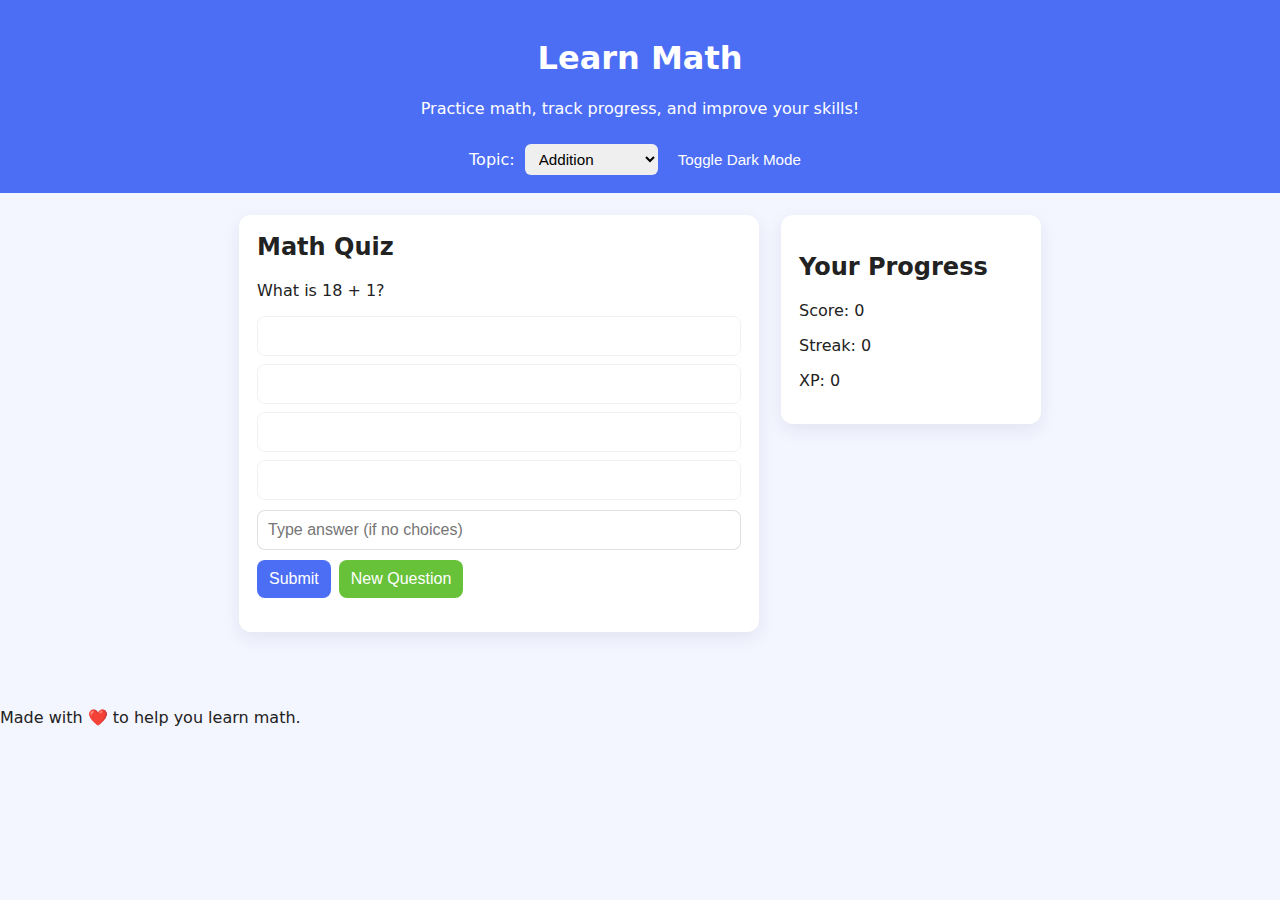
<file: index.html>
<!DOCTYPE html>
<html lang="en">
<head>
  <meta charset="utf-8" />
  <meta name="viewport" content="width=device-width,initial-scale=1" />
  <title>Learn Math — Practice & Track</title>
  <link rel="stylesheet" href="style.css" />
</head>
<body>
  <header>
    <h1>Learn Math</h1>
    <p>Practice math, track progress, and improve your skills!</p>
    <div class="header-controls">
      <label for="topicSelect">Topic:</label>
      <select id="topicSelect">
        <option value="add">Addition</option>
        <option value="sub">Subtraction</option>
        <option value="mul">Multiplication</option>
        <option value="div">Division</option>
        <option value="sqrt">Square Roots</option>
        <option value="fractions">Fractions</option>
      </select>

      <button id="darkModeToggle" aria-pressed="false">Toggle Dark Mode</button>
    </div>
  </header>

  <main>
    <section class="quiz-box">
      <h2>Math Quiz</h2>
      <p id="question">Loading...</p>

      <div id="choices" class="choices" aria-live="polite"></div>

      <div class="answer-input">
        <input type="text" id="answerInput" placeholder="Type answer (if no choices)" />
      </div>

      <div class="controls">
        <button id="submitBtn">Submit</button>
        <button id="newBtn" class="new-question-btn">New Question</button>
      </div>

      <p id="feedback" class="feedback" role="status"></p>
    </section>

    <section class="stats-box">
      <h2>Your Progress</h2>
      <p>Score: <span id="score">0</span></p>
      <p>Streak: <span id="streak">0</span></p>
      <p>XP: <span id="xp">0</span></p>
    </section>
  </main>

  <footer>
    <p>Made with ❤️ to help you learn math.</p>
  </footer>

  <script src="script.js"></script>
</body>
</html>
</file>
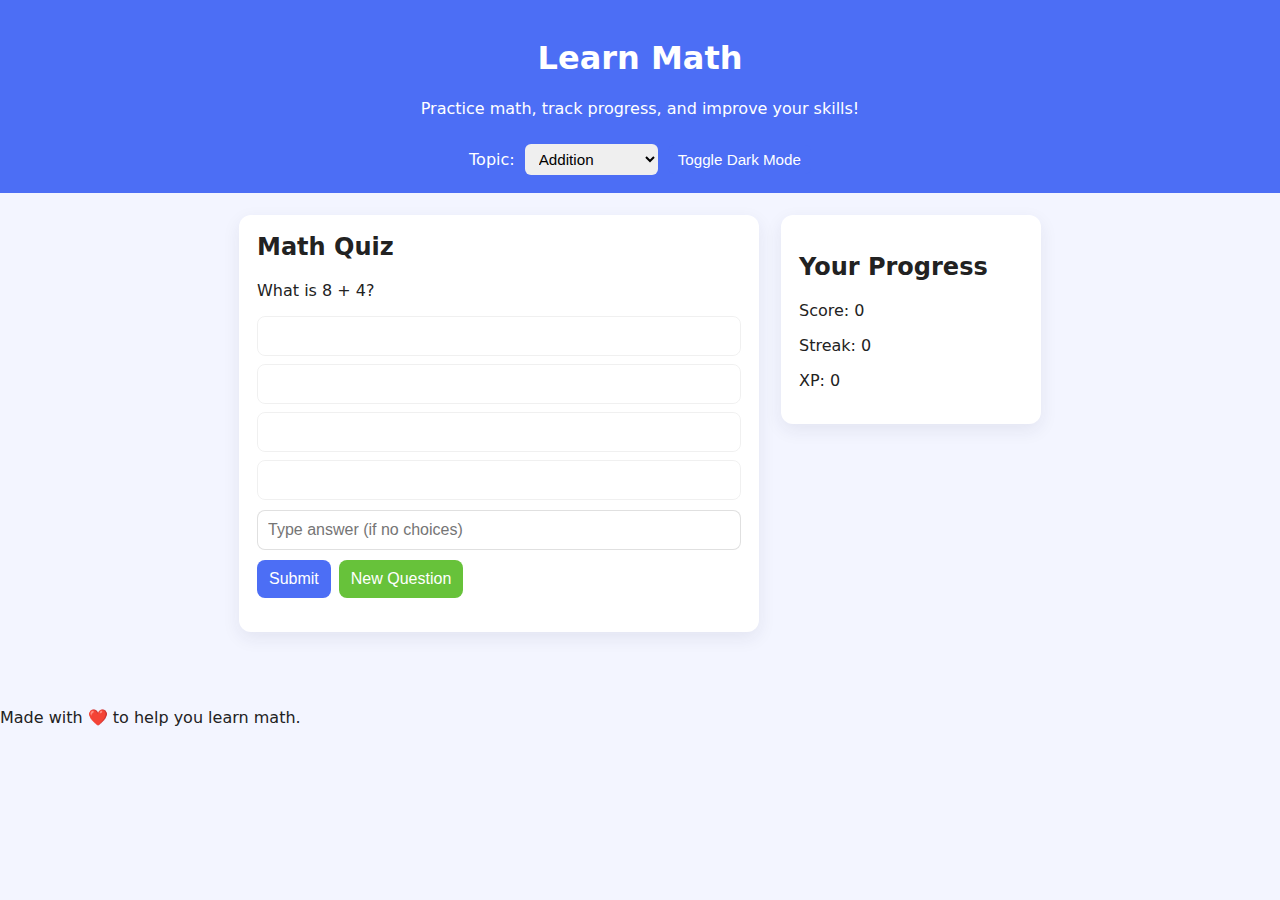
<file: math-website/index.html>
<!DOCTYPE html>
<html lang="en">
<head>
  <meta charset="utf-8" />
  <meta name="viewport" content="width=device-width,initial-scale=1" />
  <title>Learn Math — Practice & Track</title>
  <link rel="stylesheet" href="style.css" />
</head>
<body>
  <header>
    <h1>Learn Math</h1>
    <p>Practice math, track progress, and improve your skills!</p>
    <div class="header-controls">
      <label for="topicSelect">Topic:</label>
      <select id="topicSelect">
        <option value="add">Addition</option>
        <option value="sub">Subtraction</option>
        <option value="mul">Multiplication</option>
        <option value="div">Division</option>
        <option value="sqrt">Square Roots</option>
        <option value="fractions">Fractions</option>
      </select>

      <button id="darkModeToggle" aria-pressed="false">Toggle Dark Mode</button>
    </div>
  </header>

  <main>
    <section class="quiz-box">
      <h2>Math Quiz</h2>
      <p id="question">Loading...</p>

      <div id="choices" class="choices" aria-live="polite"></div>

      <div class="answer-input">
        <input type="text" id="answerInput" placeholder="Type answer (if no choices)" />
      </div>

      <div class="controls">
        <button id="submitBtn">Submit</button>
        <button id="newBtn" class="new-question-btn">New Question</button>
      </div>

      <p id="feedback" class="feedback" role="status"></p>
    </section>

    <section class="stats-box">
      <h2>Your Progress</h2>
      <p>Score: <span id="score">0</span></p>
      <p>Streak: <span id="streak">0</span></p>
      <p>XP: <span id="xp">0</span></p>
    </section>
  </main>

  <footer>
    <p>Made with ❤️ to help you learn math.</p>
  </footer>

  <script src="script.js"></script>
</body>
</html>
</file>
<file: style.css>
/* Basic layout and typography */
:root{
  --bg: #f3f5ff;
  --card: #ffffff;
  --text: #222;
  --accent: #4c6ef5;
  --good: #2e8b57;
  --bad: #d9534f;
}
*{box-sizing:border-box}
body{
  margin:0;
  font-family:Inter, system-ui, -apple-system, "Segoe UI", Roboto, "Helvetica Neue", Arial;
  background:var(--bg);
  color:var(--text);
  transition: background .25s, color .25s;
}
header{
  background:var(--accent);
  color:white;
  padding:18px 14px;
  text-align:center;
}
.header-controls{
  margin-top:10px;
  display:inline-flex;
  gap:10px;
  align-items:center;
}
.header-controls select,
.header-controls button{
  padding:6px 10px;
  border-radius:6px;
  border:none;
  font-size:0.95rem;
  cursor:pointer;
}

/* Main content containers */
main{
  display:flex;
  flex-direction:column;
  gap:18px;
  align-items:center;
  padding:22px 10px 60px;
}
.quiz-box, .stats-box{
  width:min(680px, 92%);
  max-width:700px;
  background:var(--card);
  padding:18px;
  border-radius:12px;
  box-shadow: 0 6px 18px rgba(40,40,80,0.08);
}
.quiz-box h2{margin-top:0}
.choices{margin:10px 0}
.choices button{
  display:block;
  width:100%;
  padding:10px;
  margin:8px 0;
  font-size:1rem;
  border-radius:8px;
  border:1px solid rgba(0,0,0,0.06);
  background:transparent;
  cursor:pointer;
  text-align:left;
}
.input-area{display:flex; gap:8px}
.answer-input input{
  width:100%;
  padding:10px;
  font-size:1rem;
  border-radius:8px;
  border:1px solid rgba(0,0,0,0.12);
}
.controls{display:flex; gap:8px; margin-top:10px}
button{
  background:var(--accent);
  color:white;
  border:none;
  padding:10px 12px;
  border-radius:8px;
  cursor:pointer;
  font-size:1rem;
}
button.new-question-btn{background:#67c23a}
.feedback{margin-top:12px; font-weight:600}

/* Dark mode */
body.dark-mode{
  --bg:#151518;
  --card:#222227;
  --text:#e6e6e6;
  --accent:#6b8cff;
  --good:#2fb06a;
  --bad:#ff6b6b;
}
body.dark-mode header{background:#0f1724}

/* responsive */
@media (min-width:900px){
  main{flex-direction:row; align-items:flex-start; gap:22px; justify-content:center}
  .quiz-box{flex:1; max-width:520px}
  .stats-box{width:260px; align-self:flex-start}
}
</file>
<file: math-website/style.css>
/* Basic layout and typography */
:root{
  --bg: #f3f5ff;
  --card: #ffffff;
  --text: #222;
  --accent: #4c6ef5;
  --good: #2e8b57;
  --bad: #d9534f;
}
*{box-sizing:border-box}
body{
  margin:0;
  font-family:Inter, system-ui, -apple-system, "Segoe UI", Roboto, "Helvetica Neue", Arial;
  background:var(--bg);
  color:var(--text);
  transition: background .25s, color .25s;
}
header{
  background:var(--accent);
  color:white;
  padding:18px 14px;
  text-align:center;
}
.header-controls{
  margin-top:10px;
  display:inline-flex;
  gap:10px;
  align-items:center;
}
.header-controls select,
.header-controls button{
  padding:6px 10px;
  border-radius:6px;
  border:none;
  font-size:0.95rem;
  cursor:pointer;
}

/* Main content containers */
main{
  display:flex;
  flex-direction:column;
  gap:18px;
  align-items:center;
  padding:22px 10px 60px;
}
.quiz-box, .stats-box{
  width:min(680px, 92%);
  max-width:700px;
  background:var(--card);
  padding:18px;
  border-radius:12px;
  box-shadow: 0 6px 18px rgba(40,40,80,0.08);
}
.quiz-box h2{margin-top:0}
.choices{margin:10px 0}
.choices button{
  display:block;
  width:100%;
  padding:10px;
  margin:8px 0;
  font-size:1rem;
  border-radius:8px;
  border:1px solid rgba(0,0,0,0.06);
  background:transparent;
  cursor:pointer;
  text-align:left;
}
.input-area{display:flex; gap:8px}
.answer-input input{
  width:100%;
  padding:10px;
  font-size:1rem;
  border-radius:8px;
  border:1px solid rgba(0,0,0,0.12);
}
.controls{display:flex; gap:8px; margin-top:10px}
button{
  background:var(--accent);
  color:white;
  border:none;
  padding:10px 12px;
  border-radius:8px;
  cursor:pointer;
  font-size:1rem;
}
button.new-question-btn{background:#67c23a}
.feedback{margin-top:12px; font-weight:600}

/* Dark mode */
body.dark-mode{
  --bg:#151518;
  --card:#222227;
  --text:#e6e6e6;
  --accent:#6b8cff;
  --good:#2fb06a;
  --bad:#ff6b6b;
}
body.dark-mode header{background:#0f1724}

/* responsive */
@media (min-width:900px){
  main{flex-direction:row; align-items:flex-start; gap:22px; justify-content:center}
  .quiz-box{flex:1; max-width:520px}
  .stats-box{width:260px; align-self:flex-start}
}
</file>
